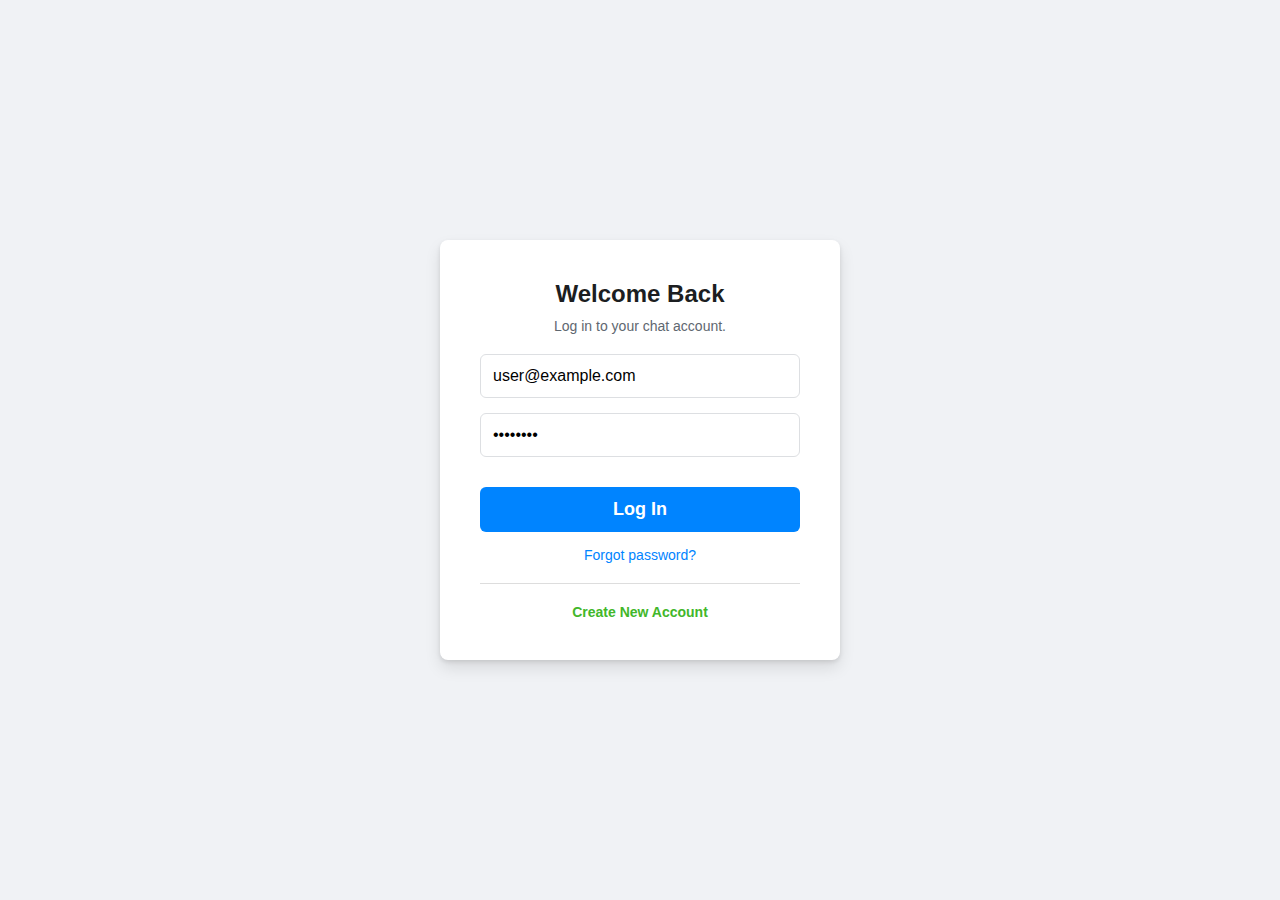
<file: index.html>
<!DOCTYPE html>
<html lang="en">

<head>
    <meta charset="UTF-8">
    <meta name="viewport" content="width=device-width, initial-scale=1.0, maximum-scale=1.0, user-scalable=no">
    <title>WhatsApp Clone</title>
    <link rel="stylesheet" href="style.css">
    <link rel="stylesheet" href="global.css">
    <!-- <link href="https://fonts.googleapis.com/css2?family=Segoe+UI:wght@400;500;600&display=swap" rel="stylesheet"> -->
</head>

<body>
    <div class="whatsapp-app">
        <aside class="side-panel">
            <header class="panel-header">
                <h4 id="brand">RealTime Chat</h4>
                <div style="display: flex; gap: 4px; align-items: center;">
                    <div class="user-avatar"></div>
                    <div>
                        <p id="user-full-name"></p>
                        <p id="username"></p>
                    </div>
                    <button id="logout-btn" style="margin-left: 10px; color: white; background: red; padding: 5px; border: none; border-radius: 5px">Logout</button>
                </div>
            </header>

            <div class="chat-subheading">
                <h3>Chats</h3>
                <div class="tab-btn-group">
                    <button id="room-tab-btn" class="tab-btn">Rooms</button>
                    <button id="group-tab-btn" class="tab-btn">Groups</button>
                </div>
            </div>

            <div class="chat-list" id="chat-list">
            </div>
        </aside>

    </div>

    <!--  -->
    <div class="options-card">
        <div class="options">
        </div>
    </div>
    <!--  -->
    <div id="options">
        <button id="add">+</button>
        <ul class="hide">
            <li role="button" id="new-message" onclick="window.location.href='/select-user/'">Start conversation</li>
            <li role="button" id="create-group">Create new group</li>
        </ul>

    </div>
    <script src="script.js" type="module"></script>
</body>

</html>
</file>
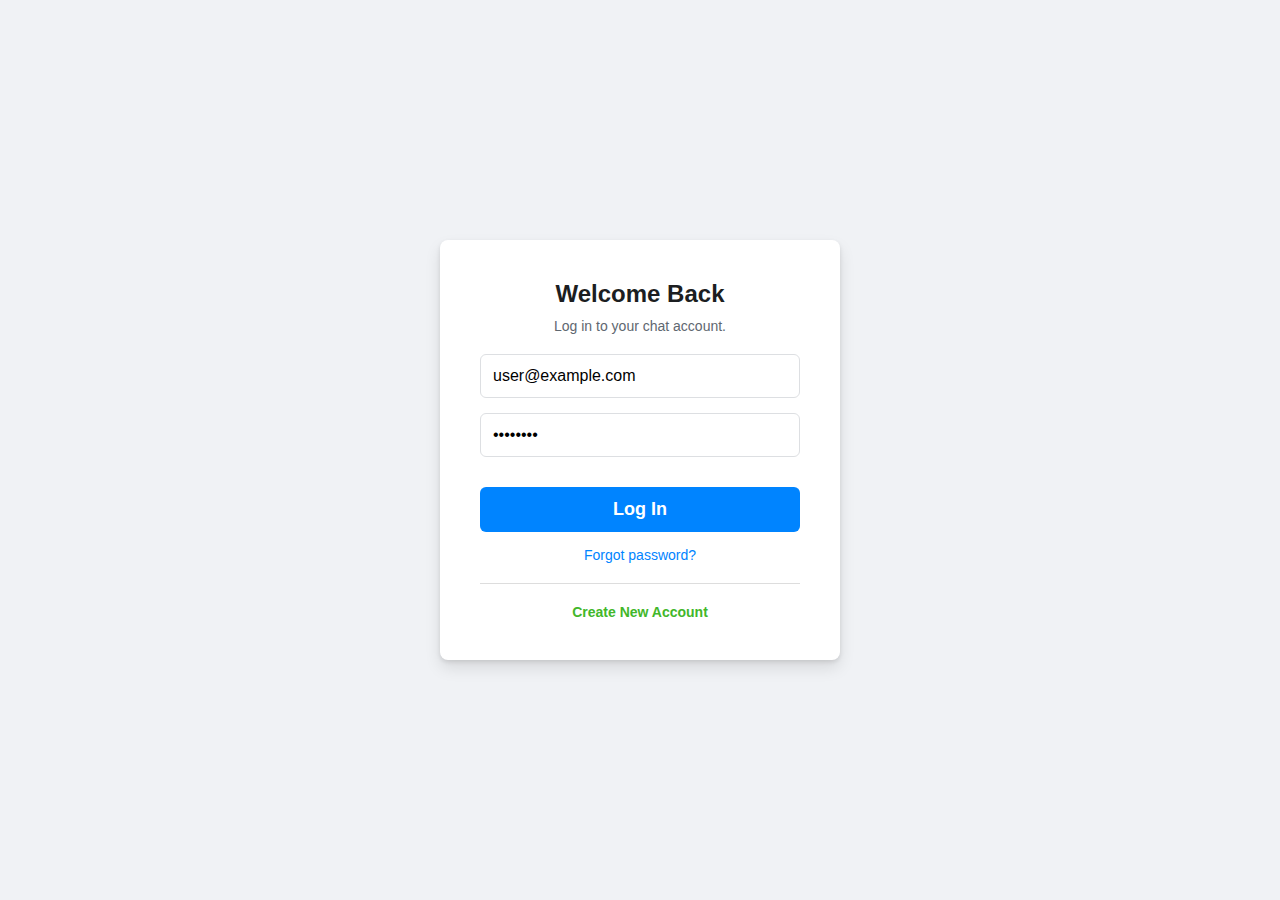
<file: chat-group/index.html>
<!DOCTYPE html>
<html lang="en">

<head>
    <meta charset="UTF-8">
    <meta name="viewport" content="width=device-width, initial-scale=1.0, maximum-scale=1.0, user-scalable=no">
    <title>Nexus Chat | Modern Messaging</title>
    <link rel="stylesheet" href="style.css">
    <link rel="stylesheet" href="../global.css">
</head>

<body>

    <div id="app-container" class="app-container">
        <main class="chat-main">
            <header class="chat-header">
                <div class="current-chat">
                    <div style="display: flex; gap: 5px; align-items: center">
                        <div class="group-avatar">
                        </div>
                        <div>
                            <h3 id="active-chat-name"></h3>
                            <small id="active-chat-status">Active now</small>
                        </div>

                    </div>
                    <div class="chat-options">
                        <button id="show-options">&vellip;</button>
                        <ul class="hide">
                            <li id="see-members-btn" role="button">Members</li>
                            <li id="see-group-info-btn" role="button">Group Info</li>
                            <li id="add-member-btn" role="button">Add a member</li>
                            <li id="edit-group-btn" role="button">Edit group</li>
                            <li id="leave-group-btn" role="button">Leave the group</li>
                            <li id="delete-group-btn" role="button">Delete group</li>
                        </ul>
                    </div>
                </div>



            </header>
            <div class="members-card">
                <div class="members">
                </div>
            </div>

            <div class="message-viewport" id="message-viewport">
                <div id="messages-list" class="messages-list">
                </div>
            </div>

            <footer class="chat-footer">
                <form id="chat-form" class="input-area">
                    <input type="text" id="msg-input" placeholder="Type your message..." autocomplete="off">
                    <button type="submit" class="send-btn">
                        <span class="desktop-only">Send</span>
                        <span class="mobile-only">➤</span>
                    </button>
                </form>
            </footer>
        </main>
    </div>
    <div hidden id="smth-went-wrong" style="text-align: center; display: grid; gap: 5px; margin-top: 2rem">
        <p id="error-msg" style="color: red">Something went wrong. Unable to retrieve chat group. </p>
        <div id="refresh-btn">
            <button style="padding-inline: 5px; padding-block: 4px; border-radius: 5px"
                id="refresh-chat-group">Refresh</button>
        </div>
    </div>
    <script src="script.js" type="module"></script>
</body>

</html>
</file>
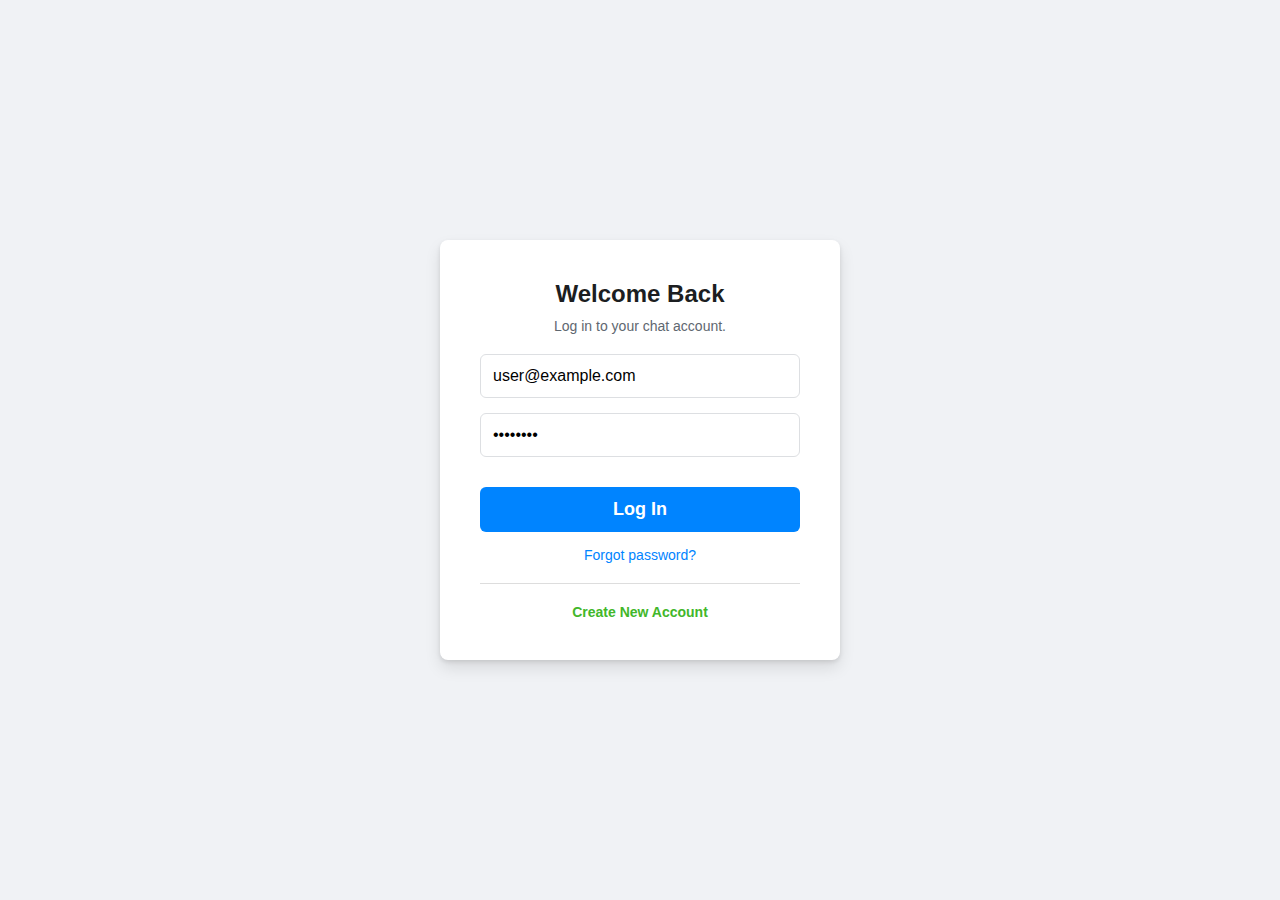
<file: chat-room/index.html>
<!DOCTYPE html>
<html lang="en">

<head>
    <meta charset="UTF-8">
    <meta name="viewport" content="width=device-width, initial-scale=1.0, maximum-scale=1.0, user-scalable=no">
    <title>Nexus Chat | Modern Messaging</title>
    <link rel="stylesheet" href="../chat-group/style.css">
    <link rel="stylesheet" href="../global.css">
</head>

<body>

    <div id="app-container" class="app-container">
        <main class="chat-main">
            <header class="chat-header">
                <div class="current-chat" style="justify-content: start; gap: 5px">
                    <div class="user-avatar">
                    </div>
                    <div>
                        <h3 id="active-chat-name"></h3>
                        <small id="active-chat-status">Active now</small>
                    </div>
                </div>



            </header>
            <div class="members-card">
                <div class="members">
                </div>
            </div>

            <div class="message-viewport" id="message-viewport">
                <div id="messages-list" class="messages-list">
                </div>
            </div>

            <footer class="chat-footer">
                <form id="chat-form" class="input-area">
                    <input type="text" id="msg-input" placeholder="Type your message..." autocomplete="off">
                    <button type="submit" class="send-btn">
                        <span class="desktop-only">Send</span>
                        <span class="mobile-only">➤</span>
                    </button>
                </form>
            </footer>
        </main>
    </div>
    <div hidden id="smth-went-wrong" style="text-align: center; display: grid; gap: 5px; margin-top: 2rem">
        <p id="error-msg" style="color: red">Something went wrong. Unable to retrieve chat room. </p>
        <div id="refresh-btn">
            <button style="padding-inline: 5px; padding-block: 4px; border-radius: 5px"
                id="refresh-chat-group">Refresh</button>
        </div>
    </div>
    <script src="script.js" type="module"></script>
</body>

</html>
</file>
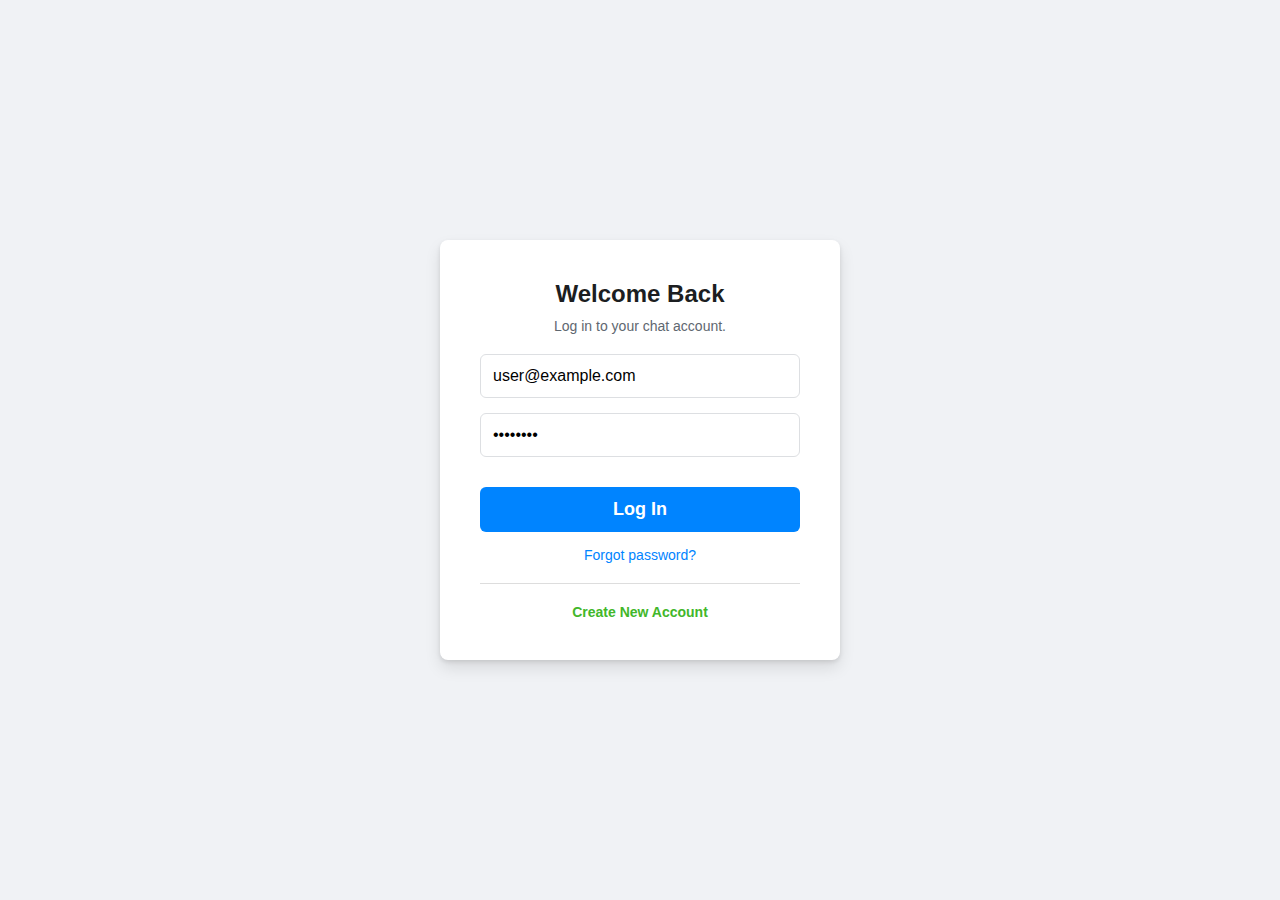
<file: select-user/index.html>
<!DOCTYPE html>
<html lang="en">

<head>
    <meta charset="UTF-8">
    <meta name="viewport" content="width=device-width, initial-scale=1.0">
    <link href="./style.css" rel="stylesheet" type="text/css" />
    <link href="../global.css" rel="stylesheet" type="text/css" />
    <title>Select a user - RealTime Chat</title>
</head>

<body>
    <header class="panel-header">
        <h4 id="brand">RealTime Chat</h4>
    </header>
    <div class="container">
        <h3>Click on the user message icon '💬' to start conversation</h3>
        <div class="users-container"></div>
    </div>
    <script type="module" src="./script.js"></script>
</body>

</html>
</file>
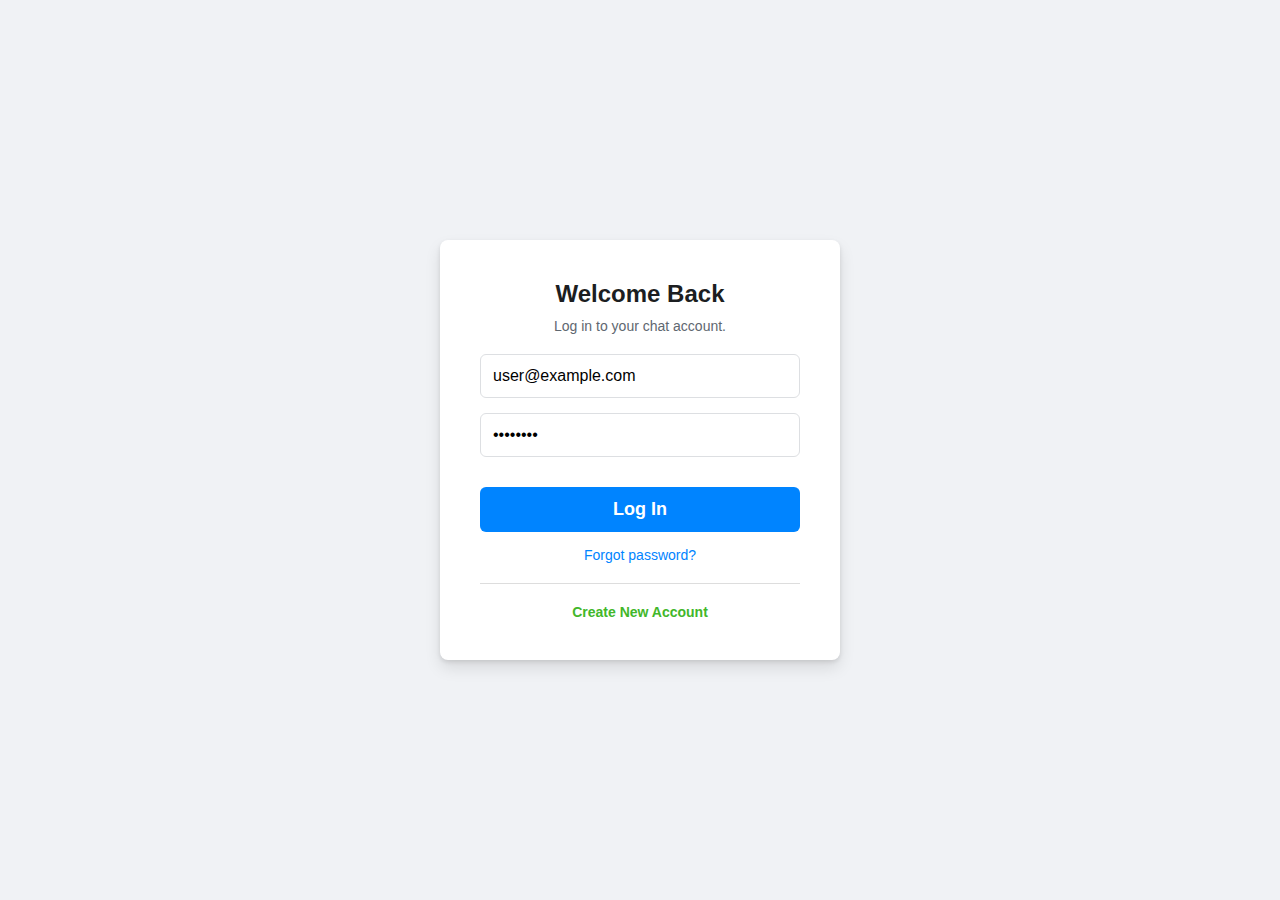
<file: auth/login/index.html>
<!DOCTYPE html>
<html lang="en">

<head>
    <meta charset="UTF-8">
    <meta name="viewport" content="width=device-width, initial-scale=1.0">
    <link rel="stylesheet" href="../auth.css">
    <link rel="stylesheet" href="../../global.css">
    <title>Login</title>
</head>

<body class="auth-page">
    <div class="auth-card">
        <h2>Welcome Back</h2>
        <p>Log in to your chat account.</p>
        <form id="login-form">
            <div class="form-group">
                <input type="email" placeholder="Email address" id="email" value="user@example.com" required>
            </div>
            <div class="form-group">
                <input type="password" placeholder="Password" value="stringer" id="password" required>
            </div>
            <p id="login-error"></p>
            <button type="submit" class="auth-btn" id="login-btn">Log In</button>
            <a href="/auth/request-reset-password" class="auth-link">Forgot password?</a>
            <hr style="margin: 20px 0; border: 0; border-top: 1px solid #ddd;">
            <a href="/auth/signup" class="auth-link" style="color: #42b72a; font-weight: bold;">Create New Account</a>
        </form>
    </div>
    <script src="./login.js" type="module"></script>
</body>

</html>
</file>
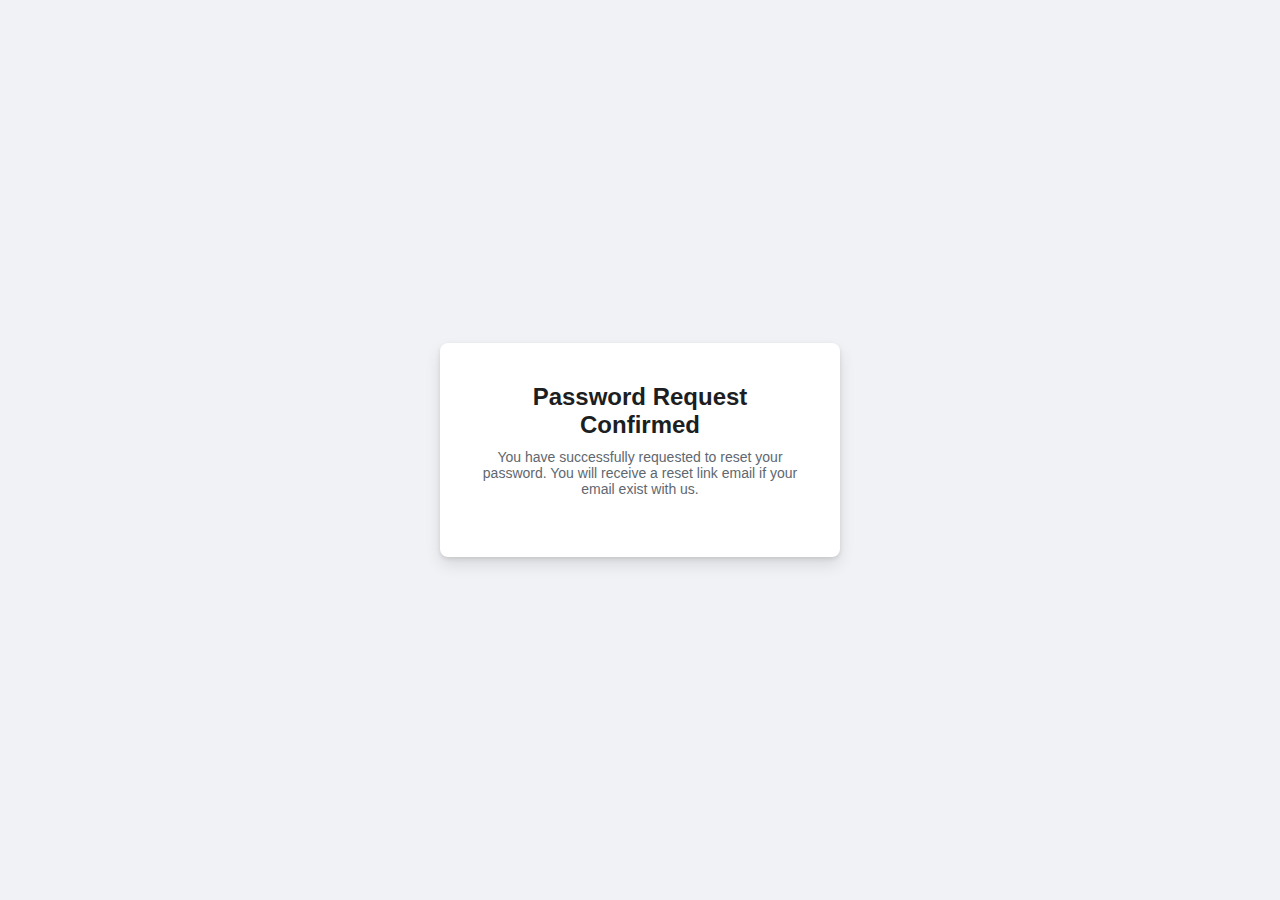
<file: auth/request-password-confirmed/index.html>
<!DOCTYPE html>
<html lang="en">

<head>
    <meta charset="UTF-8">
    <meta name="viewport" content="width=device-width, initial-scale=1.0">
    <link rel="stylesheet" href="../auth.css">
    <link rel="stylesheet" href="../../global.css">
    <title>Reset Password</title>
</head>

<body class="auth-page">
    <div class="auth-card">
        <h2>Password Request Confirmed</h2>
        <p>You have successfully requested to reset your password. You will receive a reset link email if your email exist with us.</p>
    </div>
</body>

</html>
</file>
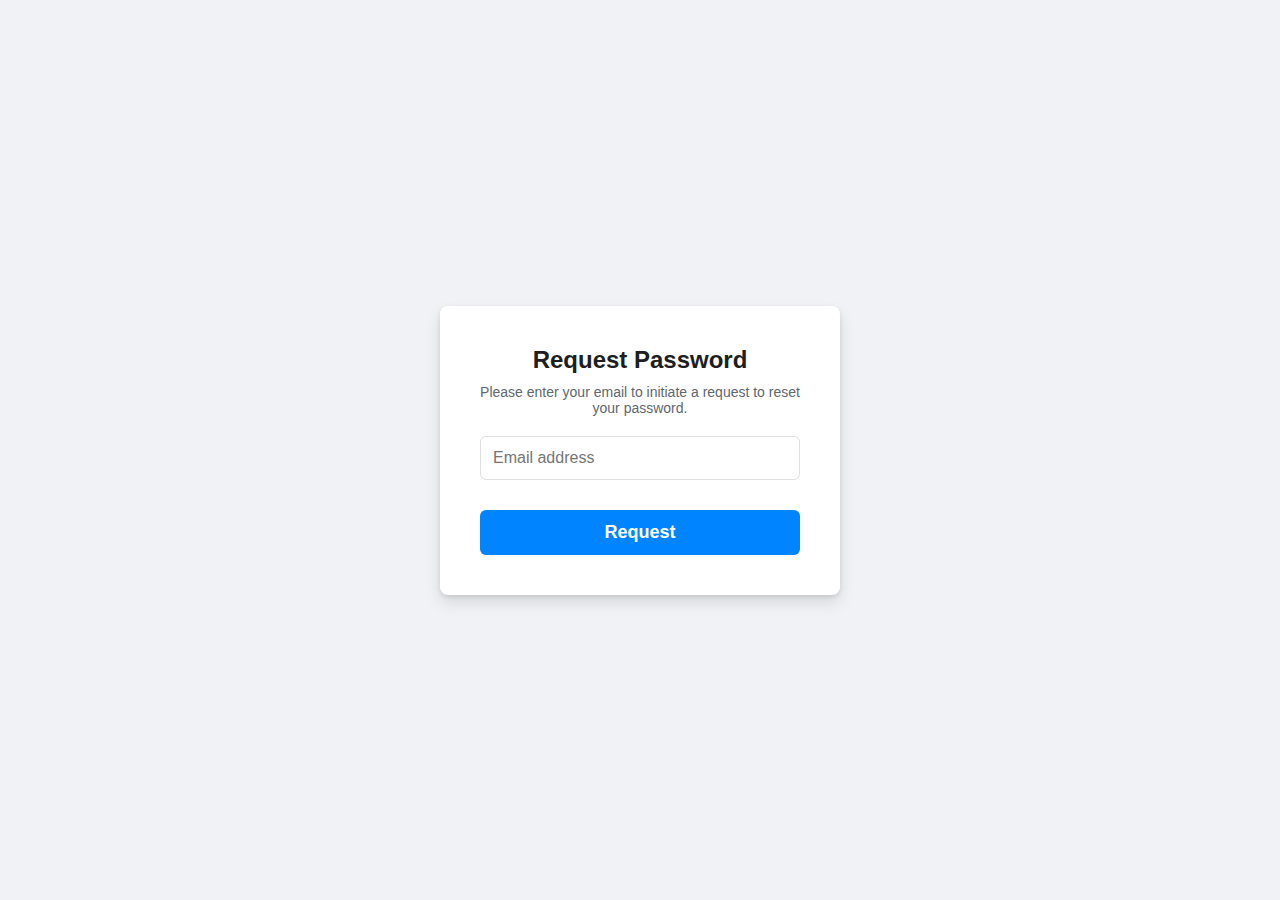
<file: auth/request-reset-password/index.html>
<!DOCTYPE html>
<html lang="en">

<head>
    <meta charset="UTF-8">
    <meta name="viewport" content="width=device-width, initial-scale=1.0">
    <link rel="stylesheet" href="../auth.css">
    <link rel="stylesheet" href="../../global.css">
    <title>Request Reset Password</title>
</head>

<body class="auth-page">
    <div class="auth-card">
        <h2>Request Password</h2>
        <p>Please enter your email to initiate a request to reset your password.</p>
        <form id="request-form">
            <div class="form-group">
                <input type="email" placeholder="Email address" id="email" required>
            </div>
            <p id="server-error"></p>
            <button type="submit" id="request-btn" class="auth-btn">Request</button>
        </form>
    </div>
    <script src="./request-reset-password.js" type="module"></script>
</body>

</html>
</file>
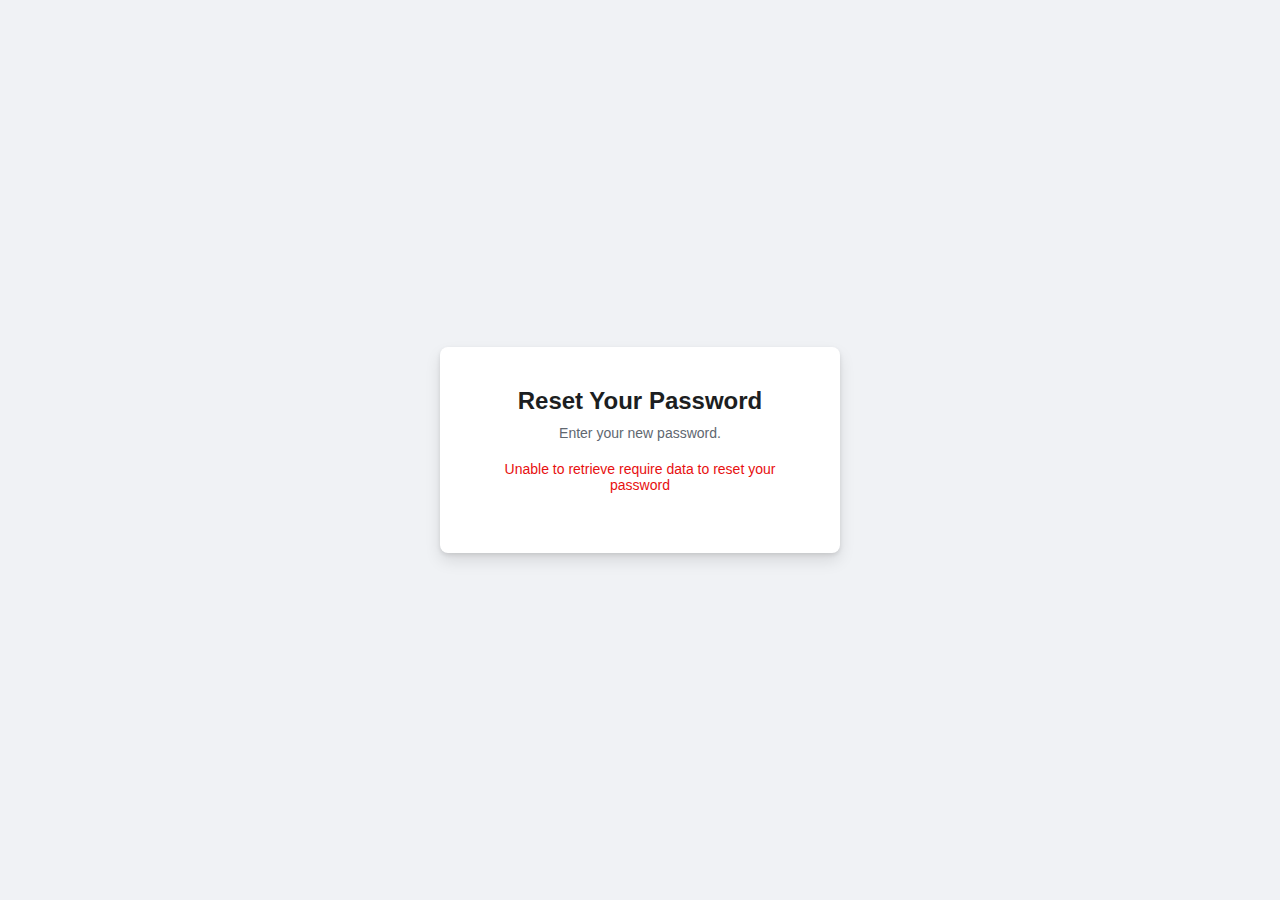
<file: auth/reset-password/index.html>
<!DOCTYPE html>
<html lang="en">

<head>
    <meta charset="UTF-8">
    <meta name="viewport" content="width=device-width, initial-scale=1.0">
    <link rel="stylesheet" href="../auth.css">
    <link rel="stylesheet" href="../../global.css">
    <title>Reset Password</title>
</head>

<body class="auth-page">
    <div class="auth-card">
        <h2>Reset Your Password</h2>
        <p>Enter your new password.</p>
        <p id="token-error"></p>
        <form id="reset-form">
            <div class="form-group">
                <input type="password" id="password" placeholder="New password" required>
                <p id="password-error" class="form-errors"></p>
            </div>
            <div class="form-group">
                <input type="password" id="password2" placeholder="Confirm password" required>
            </div>
            <p id="reset-error" class="form-errors"></p>
            <button type="submit" id="reset-btn" class="auth-btn">Reset</button>
            <!-- <a href="login.html" class="auth-link">Cancel</a> -->
        </form>
    </div>
    <script src="./index.js" type="module"></script>
</body>

</html>
</file>
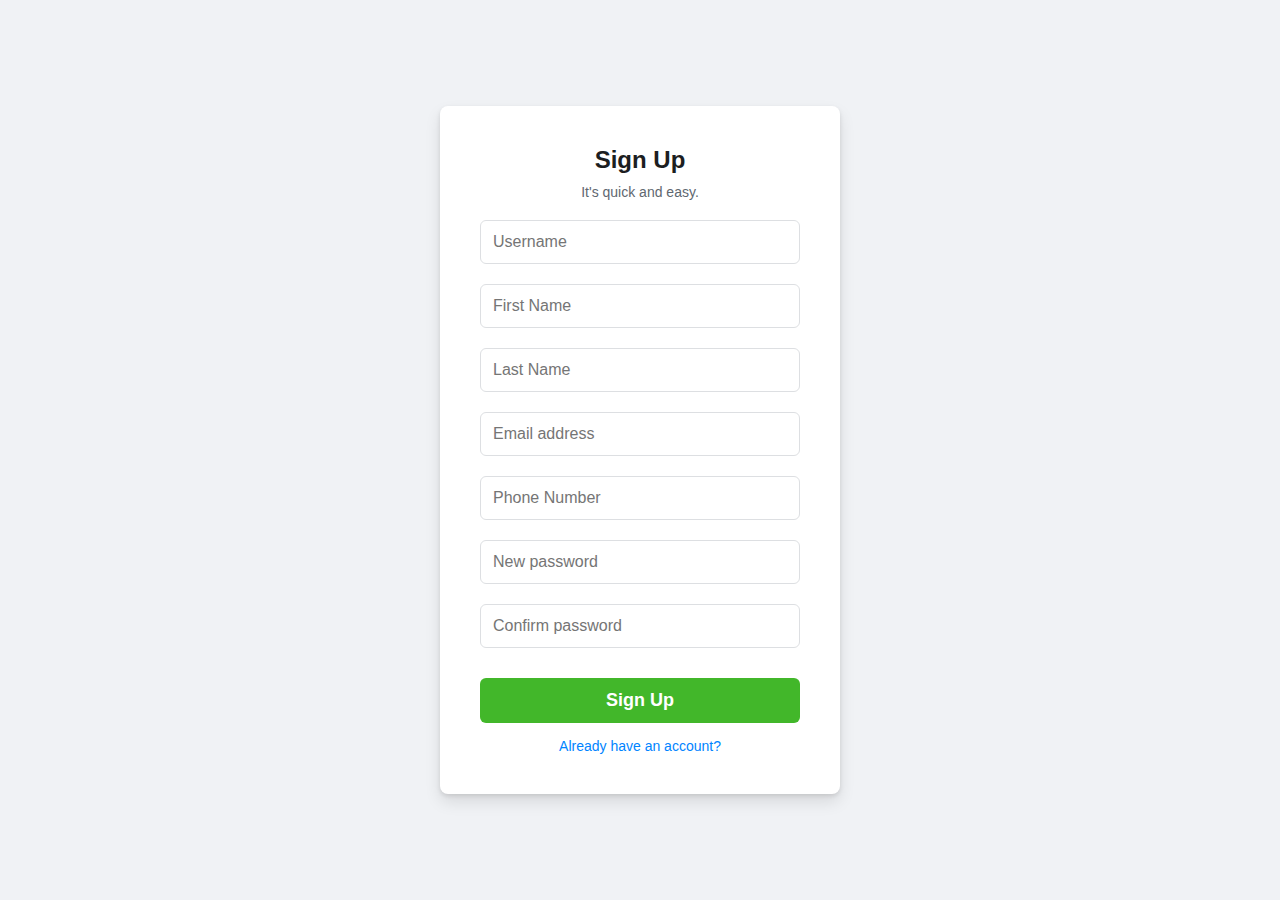
<file: auth/signup/index.html>
<!DOCTYPE html>
<html lang="en">

<head>
    <meta charset="UTF-8">
    <meta name="viewport" content="width=device-width, initial-scale=1.0">
    <link rel="stylesheet" href="../auth.css">
    <link rel="stylesheet" href="../../global.css">
    <title>Sign Up</title>
</head>

<body class="auth-page">
    <div class="auth-card" style="max-height: 90%; overflow: auto; scrollbar-width: thin;">
        <h2>Sign Up</h2>
        <p>It's quick and easy.</p>
        <form id="signup-form">
            <div class="form-group">
                <input type="text" placeholder="Username" id="username" required>
                <p id="username-error" class="form-errors"></p>
            </div>
            <div class="form-group">
                <input type="text" placeholder="First Name" id="first-name" required>
                <p id="first-name-error" class="form-errors"></p>
            </div>
            <div class="form-group">
                <input type="text" placeholder="Last Name" id="last-name" required>
                <p id="last-name-error" class="form-errors"></p>
            </div>
            <div class="form-group">
                <input type="email" placeholder="Email address" id="email" required>
                <p id="email-error" class="form-errors"></p>
            </div>
            <div class="form-group">
                <input type="tel" placeholder="Phone Number" id="phone-number">
                <p id="phone-number-error" class="form-errors"></p>
            </div>
            <div class="form-group">
                <input type="password" placeholder="New password" id="password" required>
                <p id="password-error" class="form-errors"></p>
            </div>
            <div class="form-group">
                <input type="password" placeholder="Confirm password" id="password2" required>
            </div>
            <p id="server-error"></p>
            <button type="submit" id="signup-btn" class="auth-btn" style="background-color: #42b72a;">Sign Up</button>
            <a href="/auth/login" class="auth-link">Already have an account?</a>
        </form>
    </div>
    <script type="module" src="./signup.js"></script>
</body>

</html>
</file>
<file: style.css>
.tab-btn-group{
    display: flex;
    gap: 5px;
    margin-top: 5px
}
.tab-btn-group button{
    border-radius: 5px;
    padding: 2px;
    padding-inline: 10px;
    border: none;
    background: #25d36620;
}

.whatsapp-app {
    display: flex;
    height: 100vh;
    background: #dadbd3;
    overflow: hidden;
}

/* Sidebar */
.side-panel {
    width: 100%;
    background: var(--wa-sidebar);
    display: flex;
    flex-direction: column;
    border-right: 1px solid rgba(0, 0, 0, 0.1);
}

.panel-header {
    height: 60px;
    padding: 10px 16px;
    background: var(--wa-header);
    display: flex;
    justify-content: space-between;
    align-items: center;
}

.user-avatar {
    border-radius: 50%;
    width: 30px;
    height: 30px;
    background: url('https://img.icons8.com/fluent/1200/user-male-circle.jpg') no-repeat center center/cover;
}

#user-full-name {
    font-weight: 500;
}

#username {
    color: gray
}

.chat-subheading {
    padding: 7px 12px;
    margin-block: 10px;
}

.search-wrapper {
    background: var(--wa-bg);
    flex: 1;
    display: flex;
    align-items: center;
    padding: 5px 12px;
    border-radius: 8px;
}

.search-wrapper input {
    background: transparent;
    border: none;
    padding: 5px 10px;
    width: 100%;
    outline: none;
}

/* Chat List Items */
.chat-row {
    display: flex;
    padding: 12px 16px;
    cursor: pointer;
    align-items: center;
    gap: 15px;
    transition: 0.1s;
}

.chat-row:hover {
    background: #f5f6f6;
}

.chat-row.active {
    background: #f0f2f5;
}

.avatar {
    width: 49px;
    height: 49px;
    border-radius: 50%;
    background-size: cover;
    background-color: #dfe5e7;
    display: flex;
    align-items: center;
    justify-content: center;
    font-size: 1.2rem;
}

.chat-details {
    flex: 1;
    border-bottom: 1px solid #f2f2f2;
    padding-bottom: 10px;
}

.chat-top {
    display: flex;
    justify-content: space-between;
    margin-bottom: 4px;
}

.chat-name {
    font-weight: 500;
    color: var(--wa-text);
}

.chat-time {
    font-size: 12px;
    color: var(--wa-muted);
}

.chat-bottom {
    display: flex;
    justify-content: space-between;
    font-size: 13px;
    color: var(--wa-muted);
}

.unread-count {
    background: #25d366;
    color: white;
    padding: 2px 6px;
    border-radius: 10px;
    font-size: 11px;
}

/* Main Content */
.main-content {
    flex: 1;
    display: flex;
    flex-direction: column;
    background: #efeae2;
}

.conversation-bg {
    flex: 1;
    background-image: url('https://user-images.githubusercontent.com/15075759/28719144-86dc0f70-73b1-11e7-911d-60d70fcded21.png');
    background-repeat: repeat;
    overflow-y: auto;
    padding: 20px 7%;
}

.msg-bubble {
    padding: 6px 10px 8px;
    border-radius: 8px;
    margin-bottom: 8px;
    max-width: 65%;
    position: relative;
    font-size: 14.2px;
    box-shadow: 0 1px 0.5px rgba(0, 0, 0, 0.13);
}

.incoming {
    background: var(--wa-bubble-in);
    align-self: flex-start;
}

.outgoing {
    background: var(--wa-bubble-out);
    align-self: flex-end;
}

.sender-name {
    display: block;
    font-weight: 600;
    font-size: 12px;
    color: #d32f2f;
    margin-bottom: 2px;
}

.msg-time {
    font-size: 11px;
    color: var(--wa-muted);
    float: right;
    margin-left: 8px;
    margin-top: 4px;
}

.chat-footer {
    padding: 10px 16px;
    background: var(--wa-header);
    display: flex;
    align-items: center;
    gap: 10px;
}

#send-form {
    flex: 1;
}

#send-form input {
    width: 100%;
    padding: 9px 12px;
    border-radius: 8px;
    border: none;
    outline: none;
}

/* Responsive */
@media (max-width: 768px) {
    .side-panel {
        width: 100%;
    }

    .main-content {
        position: fixed;
        right: -100%;
        width: 100%;
        height: 100%;
        transition: 0.3s;
    }

    .main-content.active {
        right: 0;
    }
}

#options {
    position: fixed;
    bottom: 20px;
    right: 10px;
}

#options #add {
    padding-inline: 10px;
    padding-block-end: 5px;
    background-color: green;
    font-size: 30px;
    border-radius: 10px;
    color: white;
    border: 0;
    box-shadow: 0 0 10px 1px rgba(45, 45, 46, 0.3);
}


.hide {
    display: none
}
.option-items {
    list-style: none;
    display: block;
    background-color: white;
    box-shadow: 0 0 10px 1px rgba(45, 45, 46, 0.3);
    padding-inline: 10px;
    padding-block: 5px;
    border-radius: 10px;
    position: absolute;
    left: -110px;
    top: -70px;
}

.option-items li {
    padding-block: 3px;
    cursor: pointer;
}


.options-card {
    display: none;
    position: absolute;
    inset: 0;
    background-color: #0607072d;
    z-index: 55;
    justify-items: center;
    align-content: center;
}

.options-card .options {
    max-width: 300px;
    width: 300px;
    background-color: white;
    border-radius: 5px;
    padding: 10px;
    display: grid;
    gap: 5px
}
</file>
<file: global.css>
:root {
    --wa-teal: #00a884;
    --wa-bg: #f0f2f5;
    --wa-sidebar: #ffffff;
    --wa-header: #f0f2f5;
    --wa-bubble-out: #d9fdd3;
    --wa-bubble-in: #ffffff;
    --wa-text: #111b21;
    --wa-muted: #667781;
}

* {
    box-sizing: border-box;
    margin: 0;
    padding: 0;
    font-family: 'Segoe UI', Helvetica, sans-serif;
}
</file>
<file: chat-group/style.css>
:root {
    --primary: #6366f1;
    --primary-dark: #4f46e5;
    --bg-app: #f1f5f9;
    --bg-side: #ffffff;
    --text-main: #1e293b;
    --text-muted: #64748b;
    --bubble-in: #ffffff;
    --bubble-out: #6366f1;
    --border: #e2e8f0;
    --radius: 12px;
    --destructive: rgb(228, 36, 36)
}

* {
    box-sizing: border-box;
    margin: 0;
    padding: 0;
    font-family: 'Inter', sans-serif;
}

body {
    background: var(--bg-app);
    color: var(--text-main);
    height: 100vh;
    /* overflow: hidden; */
}

.app-container {
    display: flex;
    height: 100vh;
    position: relative;
}

/* Sidebar */
.sidebar {
    width: 320px;
    background: var(--bg-side);
    border-right: 1px solid var(--border);
    display: flex;
    flex-direction: column;
    transition: all 0.3s cubic-bezier(0.4, 0, 0.2, 1);
    z-index: 1000;
}

.sidebar-header {
    padding: 20px;
    display: flex;
    justify-content: space-between;
    align-items: center;
}

.logo {
    font-weight: 700;
    font-size: 1.2rem;
    color: var(--primary);
}

.search-box {
    padding: 0 20px 15px;
}

.search-box input {
    width: 100%;
    padding: 10px;
    border-radius: 8px;
    border: 1px solid var(--border);
    background: var(--bg-app);
}

.list-section {
    margin-top: 10px;
}

.section-title {
    padding: 10px 25px;
    font-size: 0.75rem;
    font-weight: 600;
    color: var(--text-muted);
    text-transform: uppercase;
}

.chat-item {
    display: flex;
    align-items: center;
    gap: 12px;
    padding: 12px 20px;
    cursor: pointer;
    transition: 0.2s;
}

.chat-item:hover {
    background: var(--bg-app);
}

.chat-item.active {
    background: #eef2ff;
    border-right: 4px solid var(--primary);
}

.avatar {
    width: 40px;
    height: 40px;
    border-radius: 10px;
    background: #cbd5e1;
    display: flex;
    align-items: center;
    justify-content: center;
    font-weight: 600;
    font-size: 0.9rem;
}

.group-avatar {
    background: var(--primary);
    color: white;
}

/* Chat Main */
.chat-main {
    flex: 1;
    display: flex;
    flex-direction: column;
    background: var(--bg-app);
    position: relative;
}

.chat-header {
    padding: 15px 25px;
    background: white;
    border-bottom: 1px solid var(--border);
    display: flex;
    align-items: center;
    gap: 15px;
}

.message-viewport {
    flex: 1;
    overflow-y: auto;
    padding: 20px;
    display: flex;
    flex-direction: column;
}

.messages-list {
    display: flex;
    flex-direction: column;
    gap: 12px;
}

/* Bubbles */
.msg-row {
    display: flex;
    width: 100%;
    margin-bottom: 4px;
}

.msg-row.out {
    justify-content: flex-end;
}

.bubble {
    max-width: 70%;
    padding: 12px 16px;
    border-radius: 16px;
    font-size: 0.95rem;
    line-height: 1.5;
    box-shadow: 0 2px 4px rgba(0, 0, 0, 0.05);
}

.msg-row.in .bubble {
    background: var(--bubble-in);
    color: var(--text-main);
    border-bottom-left-radius: 4px;
}

.msg-row.out .bubble {
    background: var(--bubble-out);
    color: white;
    border-bottom-right-radius: 4px;
}

.chat-footer {
    padding: 20px;
    background: white;
    border-top: 1px solid var(--border);
}

.input-area {
    display: flex;
    gap: 12px;
    background: var(--bg-app);
    padding: 8px;
    border-radius: 15px;
}

.input-area input {
    flex: 1;
    border: none;
    background: transparent;
    padding: 10px;
    outline: none;
    font-size: 1rem;
}

.send-btn {
    background: var(--primary);
    color: white;
    border: none;
    padding: 0 20px;
    border-radius: 10px;
    font-weight: 600;
    cursor: pointer;
}

/* Responsiveness */
.mobile-only {
    display: none;
}

@media (max-width: 768px) {
    .mobile-only {
        display: block;
    }

    .desktop-only {
        display: none;
    }

    .sidebar {
        position: absolute;
        left: 0;
        top: 0;
        height: 100%;
        transform: translateX(-100%);
        width: 280px;
    }

    .sidebar.open {
        transform: translateX(0);
        box-shadow: 20px 0 50px rgba(0, 0, 0, 0.1);
    }

    .bubble {
        max-width: 85%;
    }
}

.load-more {
    align-self: center;
    background: none;
    border: none;
    color: var(--primary);
    font-size: 0.8rem;
    padding: 10px;
    cursor: pointer;
    font-weight: 600;
}

.current-chat {
    display: flex;
    justify-content: space-between;
    flex-grow: 1;
    align-items: center;
}

.current-chat button {
    padding: 5px;
    border-radius: 5px;
    border: 0;
    background: transparent;
}

.chat-options {
    position: relative;
}





.chat-options .options {
    list-style: none;
    gap: 7px;
    display: grid;
    position: absolute;
    left: -130px;
    right: -10px;
    background-color: white;
    padding-block: 5px;
    box-shadow: 0 0 10px 1px rgba(41, 39, 39, 0.616);
    border-radius: 5px;
    z-index: 51;
}

.hide {
    display: none;
}

.chat-options .options li {
    cursor: pointer;
    padding-inline: 15px;
}

.chat-options .options #leave-group-btn,
.chat-options .options #delete-group-btn {
    color: rgb(228, 36, 36);
}

.chat-options .options li:hover {
    background-color: #4f46e522;
}

.members-card {
    display: none;
    position: absolute;
    inset: 0;
    background-color: #0607072d;
    z-index: 55;
    justify-items: center;
    align-content: center;
}

.members-card .members {
    max-width: 300px;
    width: 300px;
    background-color: white;
    border-radius: 5px;
    padding: 10px;
    display: grid;
    gap: 5px
}

.remove-member {
    border: none;
    background-color: var(--destructive);
    color: white;
    border-radius: 5px;
}

.user-avatar,
.group-avatar {
    border-radius: 50%;
    width: 30px;
    height: 30px;
}

.user-avatar {
    background: url('https://img.icons8.com/fluent/1200/user-male-circle.jpg') no-repeat center center/cover;
}

.group-avatar {
    background: url('https://cdn.vectorstock.com/i/1000v/24/27/people-group-avatar-character-vector-12392427.jpg') no-repeat center center/cover;
}
</file>
<file: select-user/style.css>
.user-avatar {
    border-radius: 50%;
    width: 30px;
    height: 30px;
    background: url('https://img.icons8.com/fluent/1200/user-male-circle.jpg') no-repeat center center/cover;
}
.container{
    padding: 10px
}
.container h3{
    margin-block: 20px
}
.users-container {
    display: grid;
    gap: 10px;
}

.users-container .user-cards {
    background-color: white;
    box-shadow: 0 0 6px 5px #2221;
    display: flex;
    justify-content: space-between;
    align-items: center;
    padding: 10px;
    border-radius: 5px;
}

.users-container .user-cards button {
    border: none;
    border-radius: 3px;
    background-color: #3db6ed;
}

.panel-header {
    height: 60px;
    padding: 10px 16px;
    background: #f0f2f5;
    display: flex;
    margin: 0;
    justify-content: space-between;
    align-items: center;
}
</file>
<file: auth/auth.css>
:root {
    --bg-auth: #f0f2f5;
    --card-bg: #ffffff;
    --accent: #0084ff;
    --text-main: #1c1e21;
}

body.auth-page {
    background-color: var(--bg-auth);
    display: flex;
    justify-content: center;
    align-items: center;
    height: 100vh;
    margin: 0;
}

.auth-card {
    background: var(--card-bg);
    padding: 40px;
    border-radius: 8px;
    box-shadow: 0 2px 4px rgba(0, 0, 0, 0.1), 0 8px 16px rgba(0, 0, 0, 0.1);
    width: 100%;
    max-width: 400px;
    text-align: center;
}

.auth-card h2 {
    margin-bottom: 10px;
    color: var(--text-main);
}

.auth-card p {
    color: #606770;
    font-size: 14px;
    margin-bottom: 20px;
}

.form-group {
    margin-bottom: 15px;
    text-align: left;
}

.form-group label {
    display: block;
    font-size: 12px;
    font-weight: bold;
    margin-bottom: 5px;
}

input[type="text"],
input[type="email"],
input[type="password"],
input[type='tel'] {
    width: 100%;
    padding: 12px;
    border: 1px solid #dddfe2;
    border-radius: 6px;
    font-size: 16px;
}

.auth-btn {
    width: 100%;
    padding: 12px;
    background-color: var(--accent);
    color: white;
    border: none;
    border-radius: 6px;
    font-size: 18px;
    font-weight: bold;
    cursor: pointer;
    margin-top: 10px;
}

.auth-link {
    display: block;
    margin-top: 15px;
    color: var(--accent);
    text-decoration: none;
    font-size: 14px;
}

.auth-link:hover {
    text-decoration: underline;
}

#login-error,
#token-error,
#reset-error,
.form-group .form-errors {
    color: rgb(231, 15, 15)
}
</file>
